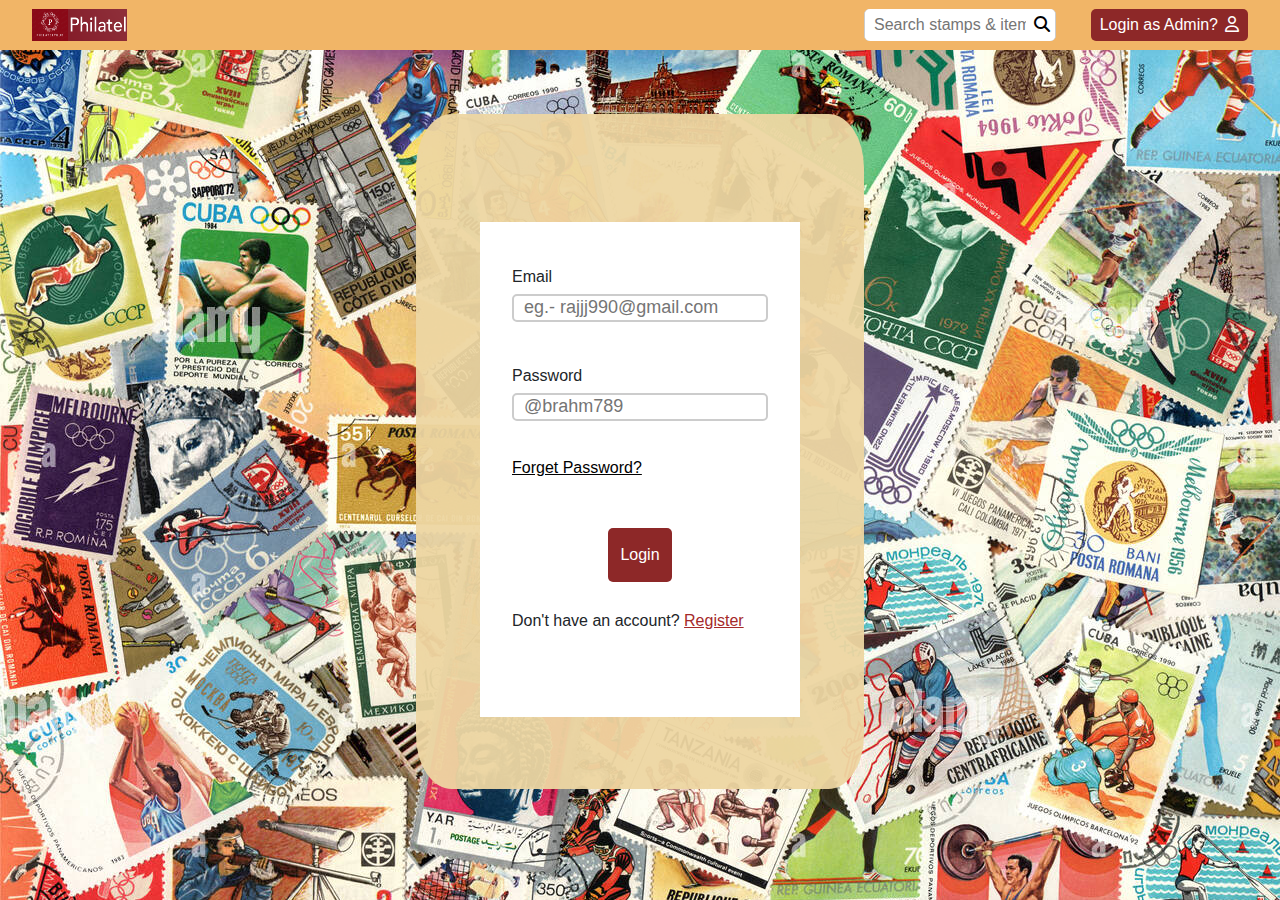
<file: index.html>
<!DOCTYPE html>
<html lang="en">
<head>
    <meta charset="UTF-8">
    <meta name="viewport" content="width=device-width, initial-scale=1.0">
    <title>Document</title>
    <link rel="stylesheet" href="styles.css">
    <link rel="stylesheet" href="https://cdnjs.cloudflare.com/ajax/libs/font-awesome/6.1.1/css/all.min.css" />
    <link rel="stylesheet" href="https://cdn.jsdelivr.net/npm/bootstrap@4.0.0/dist/css/bootstrap.min.css" integrity="sha384-Gn5384xqQ1aoWXA+058RXPxPg6fy4IWvTNh0E263XmFcJlSAwiGgFAW/dAiS6JXm" crossorigin="anonymous">
    <script src="https://code.jquery.com/jquery-3.2.1.slim.min.js" integrity="sha384-KJ3o2DKtIkvYIK3UENzmM7KCkRr/rE9/Qpg6aAZGJwFDMVNA/GpGFF93hXpG5KkN" crossorigin="anonymous"></script>
<script src="https://cdn.jsdelivr.net/npm/popper.js@1.12.9/dist/umd/popper.min.js" integrity="sha384-ApNbgh9B+Y1QKtv3Rn7W3mgPxhU9K/ScQsAP7hUibX39j7fakFPskvXusvfa0b4Q" crossorigin="anonymous"></script>
<script src="https://cdn.jsdelivr.net/npm/bootstrap@4.0.0/dist/js/bootstrap.min.js" integrity="sha384-JZR6Spejh4U02d8jOt6vLEHfe/JQGiRRSQQxSfFWpi1MquVdAyjUar5+76PVCmYl" crossorigin="anonymous"></script>

</head>
<body class="login-body">
    <nav style="display: flex;"><button class="LogoButton">
    </button>
    <form class="SearchForm">
      <input type="search" id="search-input" placeholder="  Search stamps & items">
      <button id="search-button"><i class="fas fa-search"></i></button>
    </form>
    <button class="ProfileButton" onclick="window.location.href='adminland.html'"><div>Login as Admin? <i class="fa-regular fa-user"></i></div>
  </button>
  </nav>
  <div class="login-box">
    <div class="login-details">
        <div class="mail-box"><h6>Email</h6>
        <input type="email" id="email-input" placeholder="eg.- rajjj990@gmail.com">
    </div>
    <div class="password-box"><h6>Password</h6>
        <input type="password" id="password-input" placeholder="@brahm789">
    </div>
    <div class="forgot-password" ><a href=""><p class="forgot-pass"><u>Forget Password?</u></p></a>
    </div>

    <button class="ProfileButton login-button" onclick="window.location.href='dashboard.html'"><div>Login</div> </button>
    <div class="forgot-password no-account" ><p >Don't have an account? <a href="" class="forgot-pass" style="color: brown;"><u> Register</u></p></a>
      
    </div>
  </div>
</body>
<script>

</script>
</html>
</file>
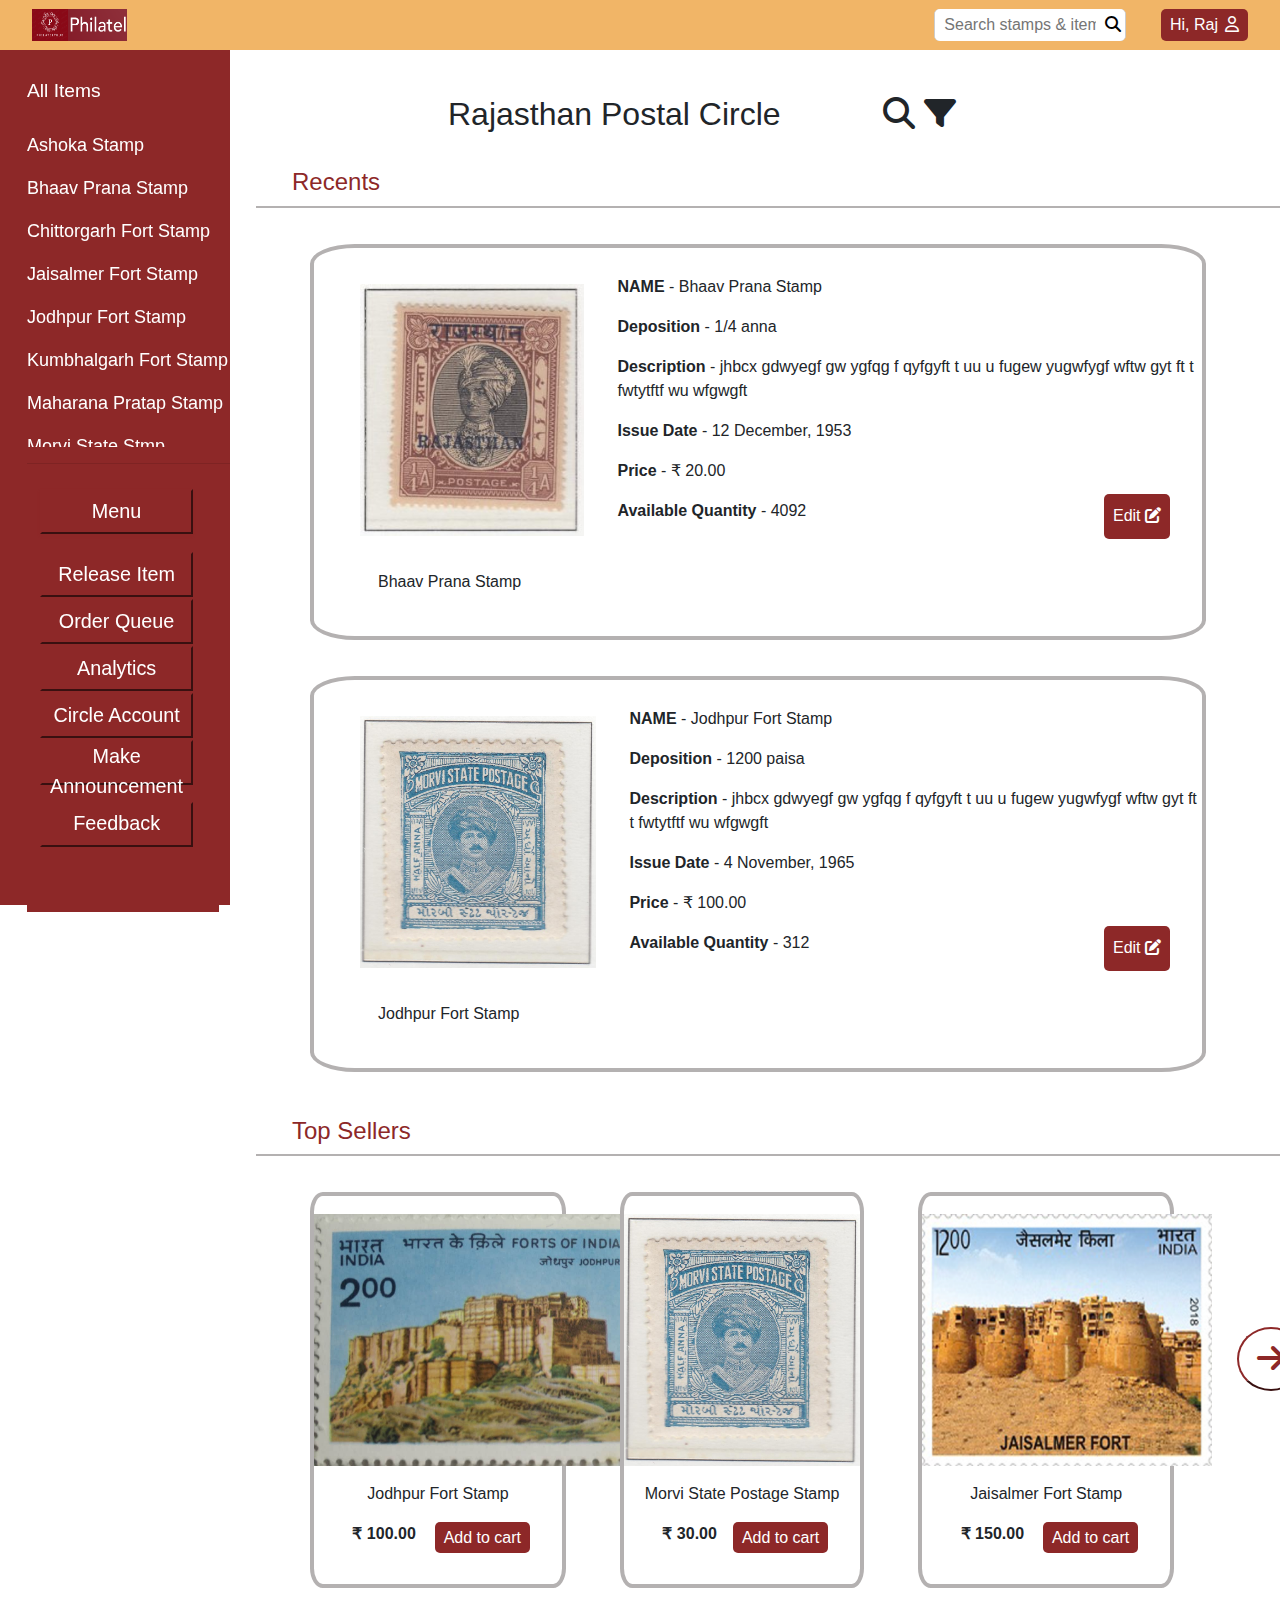
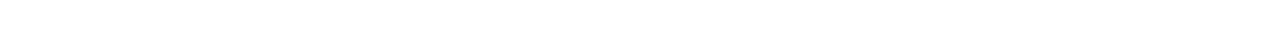
<file: adminland.html>
<!DOCTYPE html>
<html lang="en">
<head>
    <meta charset="UTF-8">
    <meta name="viewport" content="width=device-width, initial-scale=1.0">
    <title>Document</title>
    <link rel="stylesheet" href="styles.css">
    <link rel="stylesheet" href="https://cdnjs.cloudflare.com/ajax/libs/font-awesome/6.1.1/css/all.min.css" />
    <link rel="stylesheet" href="https://cdn.jsdelivr.net/npm/bootstrap@4.0.0/dist/css/bootstrap.min.css" integrity="sha384-Gn5384xqQ1aoWXA+058RXPxPg6fy4IWvTNh0E263XmFcJlSAwiGgFAW/dAiS6JXm" crossorigin="anonymous">
    <script src="https://code.jquery.com/jquery-3.2.1.slim.min.js" integrity="sha384-KJ3o2DKtIkvYIK3UENzmM7KCkRr/rE9/Qpg6aAZGJwFDMVNA/GpGFF93hXpG5KkN" crossorigin="anonymous"></script>
<script src="https://cdn.jsdelivr.net/npm/popper.js@1.12.9/dist/umd/popper.min.js" integrity="sha384-ApNbgh9B+Y1QKtv3Rn7W3mgPxhU9K/ScQsAP7hUibX39j7fakFPskvXusvfa0b4Q" crossorigin="anonymous"></script>
<script src="https://cdn.jsdelivr.net/npm/bootstrap@4.0.0/dist/js/bootstrap.min.js" integrity="sha384-JZR6Spejh4U02d8jOt6vLEHfe/JQGiRRSQQxSfFWpi1MquVdAyjUar5+76PVCmYl" crossorigin="anonymous"></script>

</head>
<body>
    <nav style="display: flex;"><button class="LogoButton" onclick="window.location.href='dashboard.html'">
    </button>
    <form class="SearchForm">
      <input type="search" id="search-input" placeholder="  Search stamps & items">
      <button id="search-button"><i class="fas fa-search"></i></button>
    </form>
    <button class="ProfileButton"><div>Hi, Raj <i class="fa-regular fa-user"></i></div>
  </button>
  </nav>
  <div class="buystamps-main">
  <div class="categories-box-admin">
    <div class="categories-text"> All Items </div>
    <div class="categories-box-text-admin">
    <a href="" style="color: white;"><p class="cat-text">Ashoka Stamp</p></a>
    <a href="" style="color: white;"><p class="cat-text">Bhaav Prana Stamp</p></a>
    <a href="" style="color: white;"><p class="cat-text">Chittorgarh Fort Stamp</p></a>
    <a href="" style="color: white;"><p class="cat-text">Jaisalmer Fort Stamp</p></a>
    <a href="" style="color: white;"><p class="cat-text">Jodhpur Fort Stamp</p></a>
    <a href="" style="color: white;"><p class="cat-text">Kumbhalgarh Fort Stamp</p></a>
    <a href="" style="color: white;"><p class="cat-text">Maharana Pratap Stamp</p></a>
    <a href="" style="color: white;"><p class="cat-text">Morvi State Stmp</p></a>
    <a href="" style="color: white;"><p class="cat-text">Laxmi Stamp</p></a>
    <a href="" style="color: white;"><p class="cat-text">Laxman Stamp</p></a>
    <a href="" style="color: white;"><p class="cat-text">Lakshdweep Stamp</p></a>
    <a href="" style="color: white;"><p class="cat-text">Tara Singh Stamp</p></a>
    <a href="" style="color: white;"><p class="cat-text">Tulsi Stamp</p></a>

</div >
<hr>
        <div class="main-menu" style="margin-top: 1vh;">
        <button class="MenuButtons MenuButton" style="margin-top: 1vh;">Menu</button>
        <button class="MenuButtons">Release Item</button>
        <button class="MenuButtons">Order Queue</button>

        <button class="MenuButtons">Analytics</button>
        <button class="MenuButtons">Circle Account</button>
        
        <button class="MenuButtons">Make Announcement</button>
        <button class="MenuButtons">Feedback</button>
        </div>
</div>
  <div class="buying-main">
    <div class="buying-header">
        <h2>Rajasthan Postal Circle</h2>
        <h2 style="margin-left: 8vw;"><i class="fas fa-search"></i>  <i class="fa-solid fa-filter"></i> </h2>
    </div>
    <div class="new-arrivals">
       <h4 class="new-arrivals-heading">Recents</h4>
       <hr class="hr-buy">
       
       <div class="new-arrivals-row">
        
        <div class="new-arrivals-row-box-admin" style="display: flex;">
          <div><img src="images/stampr2.png" alt="">
          <h6> Bhaav Prana Stamp </h6>
         
        </div>
          <div>
             <div class="stamp-info" style="margin-top: 3vh; margin-left: 4vw;">
                <p><b>NAME</b> - Bhaav Prana Stamp</p>
                <p><b>Deposition</b> - 1/4 anna</p>
                <p><b>Description</b> - jhbcx gdwyegf  gw ygfqg f    qyfgyft t uu u fugew    yugwfygf    wftw gyt ft  t fwtytftf wu  wfgwgft</p>
                <p><b>Issue Date</b> - 12 December, 1953</p>
                <p><b>Price</b> - ₹ 20.00</p> 
                <p><b>Available Quantity</b> - 4092</p>
            </div> 
             <button class="ProfileButton" style=" margin-left: auto; margin-right: 1.5w; margin-top: -5vh; height: 5vh;" id="cart-btn-2" ><div>Edit <i class="fa-solid fa-pen-to-square"></i></div>
             </button>
          </div>
          
        </div>
        
          
       </div>
       <div class="new-arrivals-row">
        
        <div class="new-arrivals-row-box-admin" style="display: flex;">
          <div><img src="images/stampr5.png" alt="">
          <h6> Jodhpur Fort Stamp </h6>
         
        </div>
          <div>
             <div class="stamp-info" style="margin-top: 3vh; margin-left: 4vw;">
                <p><b>NAME</b> - Jodhpur Fort Stamp</p>
                <p><b>Deposition</b> - 1200 paisa</p>
                <p><b>Description</b> - jhbcx gdwyegf  gw ygfqg f    qyfgyft t uu u fugew    yugwfygf    wftw gyt ft  t fwtytftf wu  wfgwgft</p>
                <p><b>Issue Date</b> - 4 November, 1965</p>
                <p><b>Price</b> - ₹ 100.00</p> 
                <p><b>Available Quantity</b> - 312</p>
            </div> 
             <button class="ProfileButton" style=" margin-left: auto; margin-right: 1.5w; margin-top: -5vh; height: 5vh;" id="cart-btn-2" ><div>Edit <i class="fa-solid fa-pen-to-square"></i></div>
             </button>
          </div>
          
        </div>
        
          
       </div>
    </div>
    <div class="new-arrivals" style="margin-top: 5vh;">
      <h4 class="new-arrivals-heading">Top Sellers</h4>
      <hr class="hr-buy">
      
      <div class="new-arrivals-row">
         <div class="new-arrivals-row-box">
          <img src="images/stampr4.png" alt="">
          <h6> Jodhpur Fort Stamp </h6>
         <div style="display: flex; margin-top: 2vh;"> <p style="margin-left: 3vw;"><b>₹ 100.00</b></p>
          <button class="ProfileButton" style=" margin-left: auto;
  margin-right: 1.5w; margin-top: 0;" id="cart-btn-4" onclick="cartbtnclicked(4)"><div>Add to cart <span id="counter-4"></span></div>
              </button>
         </div>
         </div>
         <div class="new-arrivals-row-box">
          <img src="images/stampr5.png" alt="">
          <h6> Morvi State Postage Stamp </h6>
          <div style="display: flex; margin-top: 2vh;"> <p style="margin-left: 3vw;"><b>₹ 30.00</b></p>
            <button class="ProfileButton" style=" margin-left: auto;
    margin-right: 1.5w; margin-top: 0;" id="cart-btn-5" onclick="cartbtnclicked(5)"><div>Add to cart <span id="counter-5"></span></div>
              </button>
           </div>
         </div>
         <div class="new-arrivals-row-box">
          <img src="images/stampr6.png" alt="">
          <h6> Jaisalmer Fort Stamp </h6>
          <div style="display: flex; margin-top: 2vh;"> <p style="margin-left: 3vw;"><b>₹ 150.00</b></p>
            <button class="ProfileButton" style=" margin-left: auto;
    margin-right: 1.5w; margin-top: 0;" id="cart-btn-6" onclick="cartbtnclicked(6)"><div>Add to cart <span id="counter-6"></span></div>
              </button>
           </div>
         </div>
         <div class="new-arrivals-row-box-next">
          <button style="background-color: white; border-radius: 50%; padding: 2vh; border-color: #8d2828;"> <i class="fa-solid fa-arrow-right fa-2xl" style="color: #8d2828;"></i> </button>
          </div>
      </div>
   </div>
  </div>
</div>
</body>
<script>
  let counters = {};

function cartbtnclicked(buttonId) {
  if (!counters[buttonId]) {
    counters[buttonId] = 0;
  }
  counters[buttonId]++;
  document.getElementById(`counter-${buttonId}`).innerHTML = `(${counters[buttonId]})`;
}
</script>
</html>
</file>
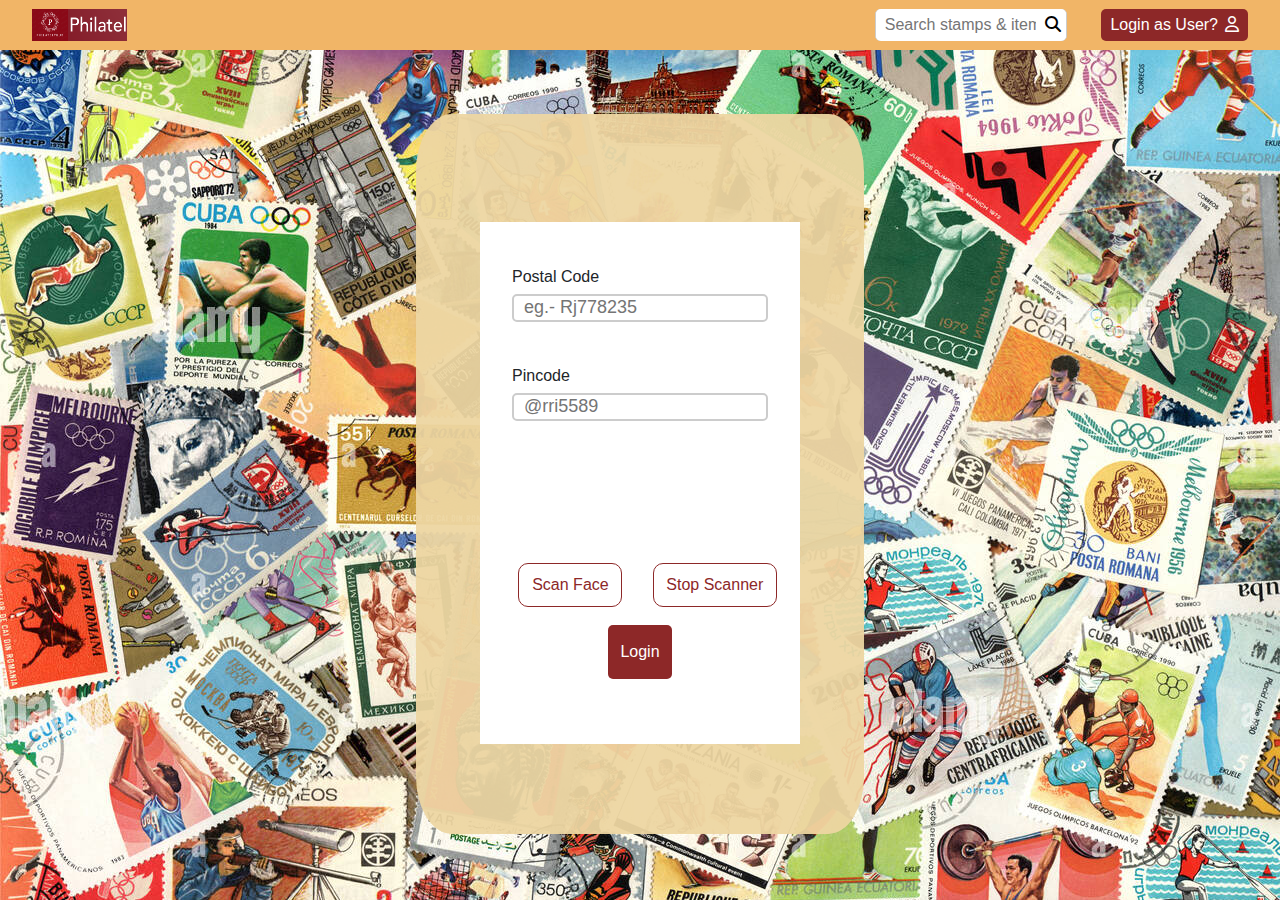
<file: adminlogin.html>
<!DOCTYPE html>
<html lang="en">
<head>
    <meta charset="UTF-8">
    <meta name="viewport" content="width=device-width, initial-scale=1.0">
    <title>Document</title>
    <link rel="stylesheet" href="styles.css">
    <link rel="stylesheet" href="https://cdnjs.cloudflare.com/ajax/libs/font-awesome/6.1.1/css/all.min.css" />
    <link rel="stylesheet" href="https://cdn.jsdelivr.net/npm/bootstrap@4.0.0/dist/css/bootstrap.min.css" integrity="sha384-Gn5384xqQ1aoWXA+058RXPxPg6fy4IWvTNh0E263XmFcJlSAwiGgFAW/dAiS6JXm" crossorigin="anonymous">
    <script src="https://code.jquery.com/jquery-3.2.1.slim.min.js" integrity="sha384-KJ3o2DKtIkvYIK3UENzmM7KCkRr/rE9/Qpg6aAZGJwFDMVNA/GpGFF93hXpG5KkN" crossorigin="anonymous"></script>
<script src="https://cdn.jsdelivr.net/npm/popper.js@1.12.9/dist/umd/popper.min.js" integrity="sha384-ApNbgh9B+Y1QKtv3Rn7W3mgPxhU9K/ScQsAP7hUibX39j7fakFPskvXusvfa0b4Q" crossorigin="anonymous"></script>
<script src="https://cdn.jsdelivr.net/npm/bootstrap@4.0.0/dist/js/bootstrap.min.js" integrity="sha384-JZR6Spejh4U02d8jOt6vLEHfe/JQGiRRSQQxSfFWpi1MquVdAyjUar5+76PVCmYl" crossorigin="anonymous"></script>

</head>
<body class="login-body">
    <nav style="display: flex;"><button class="LogoButton">
    </button>
    <form class="SearchForm">
      <input type="search" id="search-input" placeholder="  Search stamps & items">
      <button id="search-button"><i class="fas fa-search"></i></button>
    </form>
    <button class="ProfileButton"><div>Login as User? <i class="fa-regular fa-user"></i></div>
  </button>
  </nav>
  <div class="login-box" style="height: 80vh;">
    <div class="login-details" style="height: 58vh;">
        <div class="mail-box"><h6>Postal Code</h6>
        <input type="email" id="email-input" placeholder="eg.- Rj778235">
    </div>
    
    <div class="password-box"><h6>Pincode</h6>
        <input type="password" id="password-input" placeholder="@rri5589">
    </div>
    <video id="scanner-video" width="100px" height="100px" style="margin-left: 8vw;"></video>
    <canvas id="scanner-canvas" width="100px" height="100px"></canvas>
    <div class="scanner-controls">
        <button id="start-scanner-button" onclick="startScanner()" style="margin-left: 3vw; padding: 1vh 1vw;
        border: 0.1vh solid #8d2828;
       border-radius: 10px;
       background-color: white;
       color: #8d2828;
       cursor: pointer;
       margin-top: 0;
       margin-bottom: 2vh;">Scan Face</button>
        <button id="stop-scanner-button" onclick="stopScanner()" style="margin-left: 2vw;   padding: 1vh 1vw;
         border: 0.1vh solid #8d2828;
        border-radius: 10px;
        background-color: white;
        color: #8d2828;
        cursor: pointer;">Stop Scanner</button>
    </div>
    <button class="ProfileButton login-button" onclick="window.location.href='dashboard.html'" style=" margin-top: 0;
       margin-bottom: 0;"><div>Login</div> </button>
   
  </div>
</body>
<script>
 let scannerStream;
        let videoElement;
        let canvasElement;
        let ctx;
        let stampRecognitionModel;

        function startScanner() {
  // Request access to the camera
  navigator.mediaDevices.getUserMedia({ video: true })
    .then(stream => {
      scannerStream = stream;
      videoElement.srcObject = stream;
      videoElement.play();
      console.log('Camera started');

      // Call scanStamp() after 10 seconds
      setTimeout(scanStamp, 10000);
    })
    .catch(error => {
      console.error('Error accessing camera:', error);
    });
}
 // Initialize the video and canvas elements
 videoElement = document.getElementById('scanner-video');
        canvasElement = document.getElementById('scanner-canvas');
        ctx = canvasElement.getContext('2d');

</script>
</html>
</file>
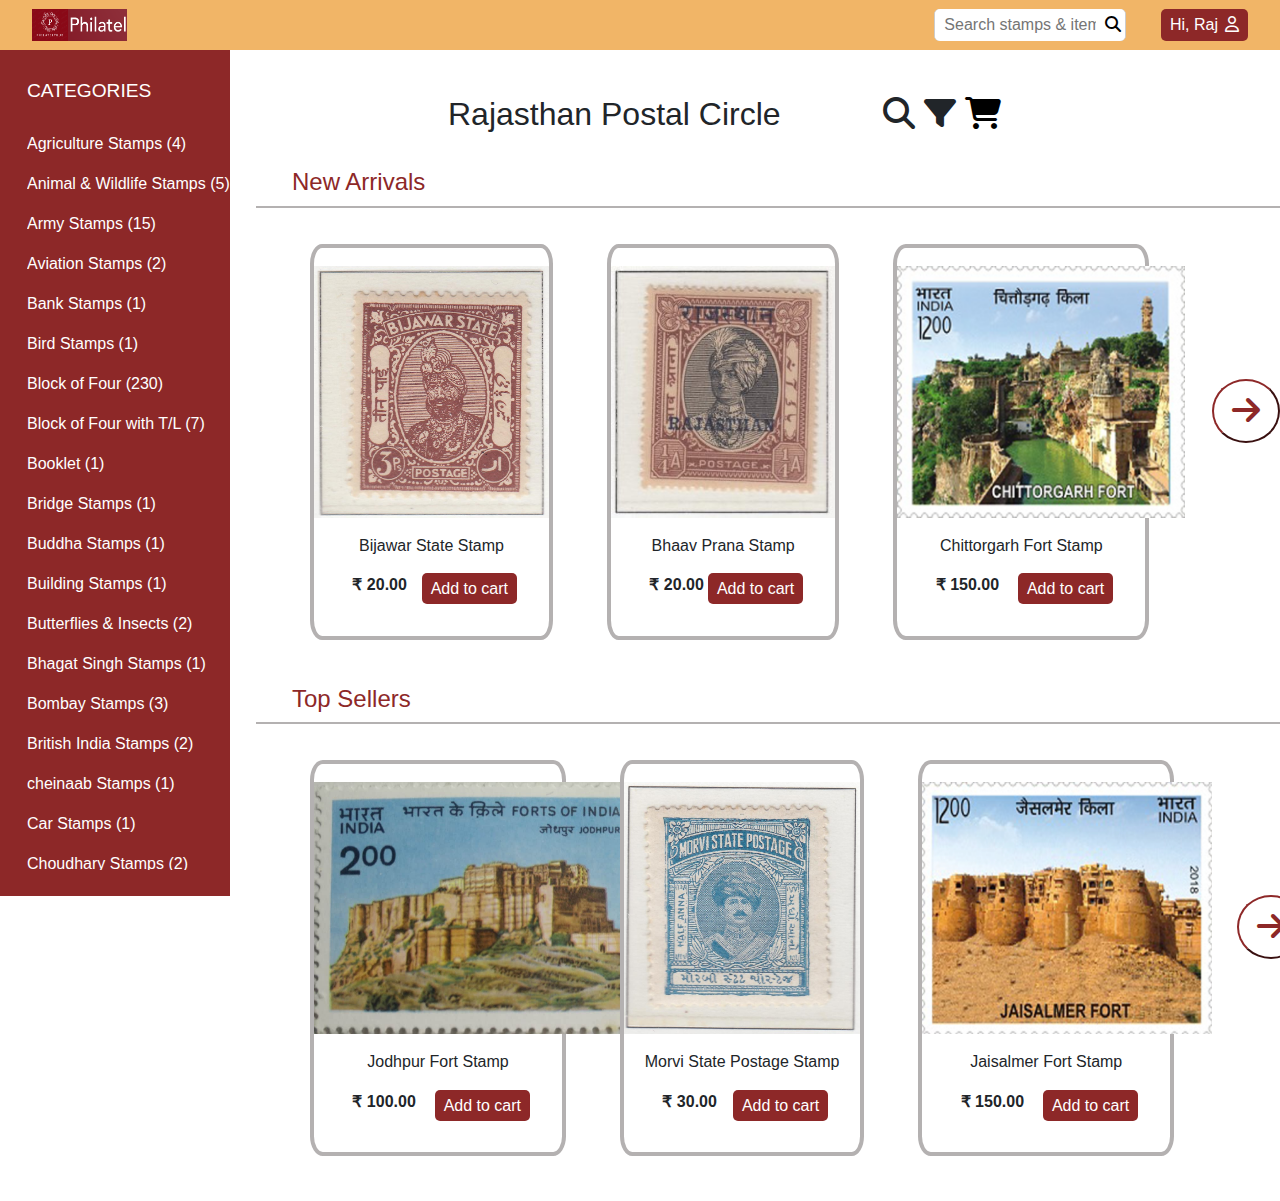
<file: buystamps.html>
<!DOCTYPE html>
<html lang="en">
<head>
    <meta charset="UTF-8">
    <meta name="viewport" content="width=device-width, initial-scale=1.0">
    <title>Document</title>
    <link rel="stylesheet" href="styles.css">
    <link rel="stylesheet" href="https://cdnjs.cloudflare.com/ajax/libs/font-awesome/6.1.1/css/all.min.css" />
    <link rel="stylesheet" href="https://cdn.jsdelivr.net/npm/bootstrap@4.0.0/dist/css/bootstrap.min.css" integrity="sha384-Gn5384xqQ1aoWXA+058RXPxPg6fy4IWvTNh0E263XmFcJlSAwiGgFAW/dAiS6JXm" crossorigin="anonymous">
    <script src="https://code.jquery.com/jquery-3.2.1.slim.min.js" integrity="sha384-KJ3o2DKtIkvYIK3UENzmM7KCkRr/rE9/Qpg6aAZGJwFDMVNA/GpGFF93hXpG5KkN" crossorigin="anonymous"></script>
<script src="https://cdn.jsdelivr.net/npm/popper.js@1.12.9/dist/umd/popper.min.js" integrity="sha384-ApNbgh9B+Y1QKtv3Rn7W3mgPxhU9K/ScQsAP7hUibX39j7fakFPskvXusvfa0b4Q" crossorigin="anonymous"></script>
<script src="https://cdn.jsdelivr.net/npm/bootstrap@4.0.0/dist/js/bootstrap.min.js" integrity="sha384-JZR6Spejh4U02d8jOt6vLEHfe/JQGiRRSQQxSfFWpi1MquVdAyjUar5+76PVCmYl" crossorigin="anonymous"></script>

</head>
<body>
    <nav style="display: flex;"><button class="LogoButton" onclick="window.location.href='dashboard.html'">
    </button>
    <form class="SearchForm">
      <input type="search" id="search-input" placeholder="  Search stamps & items">
      <button id="search-button"><i class="fas fa-search"></i></button>
    </form>
    <button class="ProfileButton"><div>Hi, Raj <i class="fa-regular fa-user"></i></div>
  </button>
  </nav>
  <div class="buystamps-main">
  <div class="categories-box">
    <div class="categories-text"> CATEGORIES </div>
    <div class="categories-box-text">
    <a href="" style="color: white;"><p class="cat-text">Agriculture Stamps (4)</p></a>
    <a href="" style="color: white;"><p class="cat-text">Animal & Wildlife Stamps (5)</p></a>
    <a href="" style="color: white;"><p class="cat-text">Army Stamps (15)</p></a>
    <a href="" style="color: white;"><p class="cat-text">Aviation Stamps (2)</p></a>
    <a href="" style="color: white;"><p class="cat-text">Bank Stamps (1)</p></a>
    <a href="" style="color: white;"><p class="cat-text">Bird Stamps (1)</p></a>
    <a href="" style="color: white;"><p class="cat-text">Block of Four (230)</p></a>
    <a href="" style="color: white;"><p class="cat-text">Block of Four with T/L (7)</p></a>
    <a href="" style="color: white;"><p class="cat-text">Booklet (1)</p></a>
    <a href="" style="color: white;"><p class="cat-text">Bridge Stamps (1)</p></a>
    <a href="" style="color: white;"><p class="cat-text">Buddha Stamps (1)</p></a>
    <a href="" style="color: white;"><p class="cat-text">Building Stamps (1)</p></a>
    <a href="" style="color: white;"><p class="cat-text">Butterflies & Insects (2)</p></a>
    <a href="" style="color: white;"><p class="cat-text">Bhagat Singh Stamps (1)</p></a>
    <a href="" style="color: white;"><p class="cat-text">Bombay Stamps (3)</p></a>
    <a href="" style="color: white;"><p class="cat-text">British India Stamps (2)</p></a>
    <a href="" style="color: white;"><p class="cat-text">cheinaab Stamps (1)</p></a>
    <a href="" style="color: white;"><p class="cat-text">Car Stamps (1)</p></a>
    <a href="" style="color: white;"><p class="cat-text">Choudhary Stamps (2)</p></a>
</div>
  </div>
  <div class="buying-main">
    <div class="buying-header">
        <h2>Rajasthan Postal Circle</h2>
        <h2 style="margin-left: 8vw;"><i class="fas fa-search"></i>  <i class="fa-solid fa-filter"></i> <a href="cart.html"> <i class="fa-solid fa-cart-shopping" style="color: initial;"></i> </a></h2>
    </div>
    <div class="new-arrivals">
       <h4 class="new-arrivals-heading">New Arrivals</h4>
       <hr class="hr-buy">
       
       <div class="new-arrivals-row">
        <div class="new-arrivals-row-box">
          <img src="images/stampr1.png" alt="">
          <h6> Bijawar State Stamp</h6>
          <div style="display: flex; margin-top: 2vh;"> 
            <p style="margin-left: 3vw;"><b>₹ 20.00</b></p>
            <button class="ProfileButton" style=" margin-left: auto; margin-right: 1.5w; margin-top: 0;" id="cart-btn-1" onclick="cartbtnclicked(1)"><div>Add to cart <span id="counter-1"></span></div>
            </button>
          </div>
        </div>
        <div class="new-arrivals-row-box">
          <img src="images/stampr2.png" alt="">
          <h6> Bhaav Prana Stamp </h6>
          <div style="display: flex; margin-top: 2vh;"> 
            <p style="margin-left: 3vw;"><b>₹ 20.00</b></p>
            <button class="ProfileButton" style=" margin-left: auto; margin-right: 1.5w; margin-top: 0;" id="cart-btn-2" onclick="cartbtnclicked(2)"><div>Add to cart <span id="counter-2"></span></div>
            </button>
          </div>
        </div>
          <div class="new-arrivals-row-box">
            <img src="images/stampr3.png" alt="">
            <h6> Chittorgarh Fort Stamp </h6>
            <div style="display: flex; margin-top: 2vh;"> <p style="margin-left: 3vw;"><b>₹ 150.00</b></p>
              <button class="ProfileButton" style=" margin-left: auto;
      margin-right: 1.5w; margin-top: 0;" id="cart-btn-3" onclick="cartbtnclicked(3)"><div>Add to cart <span id="counter-3"></span></div>
              </button>
             </div>
          </div>
          <div class="new-arrivals-row-box-next">
           <button style="background-color: white; border-radius: 50%; padding: 2vh; border-color: #8d2828;"> <i class="fa-solid fa-arrow-right fa-2xl" style="color: #8d2828;"></i> </button>
           </div>
       </div>
    </div>
    <div class="new-arrivals" style="margin-top: 5vh;">
      <h4 class="new-arrivals-heading">Top Sellers</h4>
      <hr class="hr-buy">
      
      <div class="new-arrivals-row">
         <div class="new-arrivals-row-box">
          <img src="images/stampr4.png" alt="">
          <h6> Jodhpur Fort Stamp </h6>
         <div style="display: flex; margin-top: 2vh;"> <p style="margin-left: 3vw;"><b>₹ 100.00</b></p>
          <button class="ProfileButton" style=" margin-left: auto;
  margin-right: 1.5w; margin-top: 0;" id="cart-btn-4" onclick="cartbtnclicked(4)"><div>Add to cart <span id="counter-4"></span></div>
              </button>
         </div>
         </div>
         <div class="new-arrivals-row-box">
          <img src="images/stampr5.png" alt="">
          <h6> Morvi State Postage Stamp </h6>
          <div style="display: flex; margin-top: 2vh;"> <p style="margin-left: 3vw;"><b>₹ 30.00</b></p>
            <button class="ProfileButton" style=" margin-left: auto;
    margin-right: 1.5w; margin-top: 0;" id="cart-btn-5" onclick="cartbtnclicked(5)"><div>Add to cart <span id="counter-5"></span></div>
              </button>
           </div>
         </div>
         <div class="new-arrivals-row-box">
          <img src="images/stampr6.png" alt="">
          <h6> Jaisalmer Fort Stamp </h6>
          <div style="display: flex; margin-top: 2vh;"> <p style="margin-left: 3vw;"><b>₹ 150.00</b></p>
            <button class="ProfileButton" style=" margin-left: auto;
    margin-right: 1.5w; margin-top: 0;" id="cart-btn-6" onclick="cartbtnclicked(6)"><div>Add to cart <span id="counter-6"></span></div>
              </button>
           </div>
         </div>
         <div class="new-arrivals-row-box-next">
          <button style="background-color: white; border-radius: 50%; padding: 2vh; border-color: #8d2828;"> <i class="fa-solid fa-arrow-right fa-2xl" style="color: #8d2828;"></i> </button>
          </div>
      </div>
   </div>
  </div>
</div>
</body>
<script>
  let counters = {};

function cartbtnclicked(buttonId) {
  if (!counters[buttonId]) {
    counters[buttonId] = 0;
  }
  counters[buttonId]++;
  document.getElementById(`counter-${buttonId}`).innerHTML = `(${counters[buttonId]})`;
}
</script>
</html>
</file>
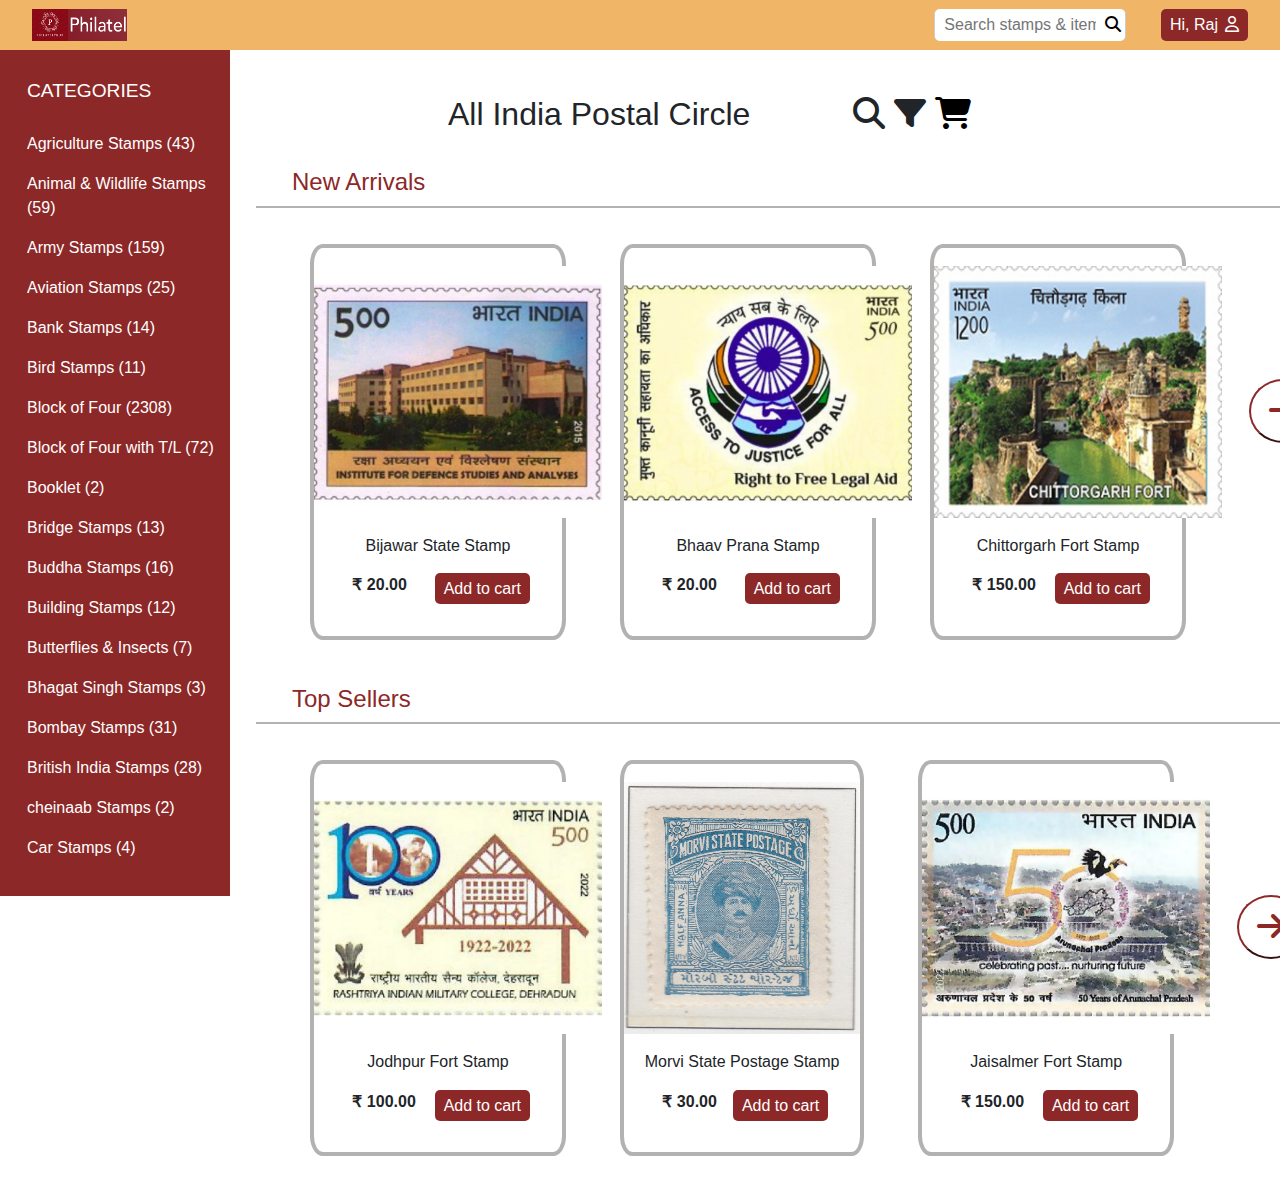
<file: buystampsall.html>
<!DOCTYPE html>
<html lang="en">
<head>
    <meta charset="UTF-8">
    <meta name="viewport" content="width=device-width, initial-scale=1.0">
    <title>Document</title>
    <link rel="stylesheet" href="styles.css">
    <link rel="stylesheet" href="https://cdnjs.cloudflare.com/ajax/libs/font-awesome/6.1.1/css/all.min.css" />
    <link rel="stylesheet" href="https://cdn.jsdelivr.net/npm/bootstrap@4.0.0/dist/css/bootstrap.min.css" integrity="sha384-Gn5384xqQ1aoWXA+058RXPxPg6fy4IWvTNh0E263XmFcJlSAwiGgFAW/dAiS6JXm" crossorigin="anonymous">
    <script src="https://code.jquery.com/jquery-3.2.1.slim.min.js" integrity="sha384-KJ3o2DKtIkvYIK3UENzmM7KCkRr/rE9/Qpg6aAZGJwFDMVNA/GpGFF93hXpG5KkN" crossorigin="anonymous"></script>
<script src="https://cdn.jsdelivr.net/npm/popper.js@1.12.9/dist/umd/popper.min.js" integrity="sha384-ApNbgh9B+Y1QKtv3Rn7W3mgPxhU9K/ScQsAP7hUibX39j7fakFPskvXusvfa0b4Q" crossorigin="anonymous"></script>
<script src="https://cdn.jsdelivr.net/npm/bootstrap@4.0.0/dist/js/bootstrap.min.js" integrity="sha384-JZR6Spejh4U02d8jOt6vLEHfe/JQGiRRSQQxSfFWpi1MquVdAyjUar5+76PVCmYl" crossorigin="anonymous"></script>

</head>
<body>
    <nav style="display: flex;"><button class="LogoButton" onclick="window.location.href='dashboard.html'">
    </button>
    <form class="SearchForm">
      <input type="search" id="search-input" placeholder="  Search stamps & items">
      <button id="search-button"><i class="fas fa-search"></i></button>
    </form>
    <button class="ProfileButton"><div>Hi, Raj <i class="fa-regular fa-user"></i></div>
  </button>
  </nav>
  <div class="buystamps-main">
  <div class="categories-box">
    <div class="categories-text"> CATEGORIES </div>
    <div class="categories-box-text">
    <a href="" style="color: white;"><p class="cat-text">Agriculture Stamps (43)</p></a>
    <a href="" style="color: white;"><p class="cat-text">Animal & Wildlife Stamps (59)</p></a>
    <a href="" style="color: white;"><p class="cat-text">Army Stamps (159)</p></a>
    <a href="" style="color: white;"><p class="cat-text">Aviation Stamps (25)</p></a>
    <a href="" style="color: white;"><p class="cat-text">Bank Stamps (14)</p></a>
    <a href="" style="color: white;"><p class="cat-text">Bird Stamps (11)</p></a>
    <a href="" style="color: white;"><p class="cat-text">Block of Four (2308)</p></a>
    <a href="" style="color: white;"><p class="cat-text">Block of Four with T/L (72)</p></a>
    <a href="" style="color: white;"><p class="cat-text">Booklet (2)</p></a>
    <a href="" style="color: white;"><p class="cat-text">Bridge Stamps (13)</p></a>
    <a href="" style="color: white;"><p class="cat-text">Buddha Stamps (16)</p></a>
    <a href="" style="color: white;"><p class="cat-text">Building Stamps (12)</p></a>
    <a href="" style="color: white;"><p class="cat-text">Butterflies & Insects (7)</p></a>
    <a href="" style="color: white;"><p class="cat-text">Bhagat Singh Stamps (3)</p></a>
    <a href="" style="color: white;"><p class="cat-text">Bombay Stamps (31)</p></a>
    <a href="" style="color: white;"><p class="cat-text">British India Stamps (28)</p></a>
    <a href="" style="color: white;"><p class="cat-text">cheinaab Stamps (2)</p></a>
    <a href="" style="color: white;"><p class="cat-text">Car Stamps (4)</p></a>
    <a href="" style="color: white;"><p class="cat-text">Choudhary Stamps (2)</p></a>
</div>
  </div>
  <div class="buying-main">
    <div class="buying-header">
        <h2>All India Postal Circle</h2>
        <h2 style="margin-left: 8vw;"><i class="fas fa-search"></i>  <i class="fa-solid fa-filter"></i>  <a href="cart.html"><i class="fa-solid fa-cart-shopping" style="color: initial;"></i></a></h2>
    </div>
    <div class="new-arrivals">
       <h4 class="new-arrivals-heading">New Arrivals</h4>
       <hr class="hr-buy">
       
       <div class="new-arrivals-row">
          <div class="new-arrivals-row-box">
            <img src="images/stampi1.png" alt="">
           <h6> Bijawar State Stamp</h6>
           <div style="display: flex; margin-top: 2vh;"> <p style="margin-left: 3vw;"><b>₹ 20.00</b></p>
            <button class="ProfileButton" style=" margin-left: auto;
    margin-right: 1.5w; margin-top: 0;"><div>Add to cart</div>
            </button>
           </div>
          </div>
          <div class="new-arrivals-row-box">
            <img src="images/stampi2.png" alt="">
            <h6> Bhaav Prana Stamp </h6>
            <div style="display: flex; margin-top: 2vh;"> <p style="margin-left: 3vw;"><b>₹ 20.00</b></p>
              <button class="ProfileButton" style=" margin-left: auto;
      margin-right: 1.5w; margin-top: 0;"><div>Add to cart</div>
              </button>
             </div>
          </div>
          <div class="new-arrivals-row-box">
            <img src="images/stampr3.png" alt="">
            <h6> Chittorgarh Fort Stamp </h6>
            <div style="display: flex; margin-top: 2vh;"> <p style="margin-left: 3vw;"><b>₹ 150.00</b></p>
              <button class="ProfileButton" style=" margin-left: auto;
      margin-right: 1.5w; margin-top: 0;"><div>Add to cart</div>
              </button>
             </div>
          </div>
          <div class="new-arrivals-row-box-next">
           <button style="background-color: white; border-radius: 50%; padding: 2vh; border-color: #8d2828;"> <i class="fa-solid fa-arrow-right fa-2xl" style="color: #8d2828;"></i> </button>
           </div>
       </div>
    </div>
    <div class="new-arrivals" style="margin-top: 5vh;">
      <h4 class="new-arrivals-heading">Top Sellers</h4>
      <hr class="hr-buy">
      
      <div class="new-arrivals-row">
         <div class="new-arrivals-row-box">
          <img src="images/stampi4.png" alt="">
          <h6> Jodhpur Fort Stamp </h6>
         <div style="display: flex; margin-top: 2vh;"> <p style="margin-left: 3vw;"><b>₹ 100.00</b></p>
          <button class="ProfileButton" style=" margin-left: auto;
  margin-right: 1.5w; margin-top: 0;"><div>Add to cart</div>
          </button>
         </div>
         </div>
         <div class="new-arrivals-row-box">
          <img src="images/stampr5.png" alt="">
          <h6> Morvi State Postage Stamp </h6>
          <div style="display: flex; margin-top: 2vh;"> <p style="margin-left: 3vw;"><b>₹ 30.00</b></p>
            <button class="ProfileButton" style=" margin-left: auto;
    margin-right: 1.5w; margin-top: 0;"><div>Add to cart</div>
            </button>
           </div>
         </div>
         <div class="new-arrivals-row-box">
          <img src="images/stampi6.png" alt="">
          <h6> Jaisalmer Fort Stamp </h6>
          <div style="display: flex; margin-top: 2vh;"> <p style="margin-left: 3vw;"><b>₹ 150.00</b></p>
            <button class="ProfileButton" style=" margin-left: auto;
    margin-right: 1.5w; margin-top: 0;"><div>Add to cart</div>
            </button>
           </div>
         </div>
         <div class="new-arrivals-row-box-next">
          <button style="background-color: white; border-radius: 50%; padding: 2vh; border-color: #8d2828;"> <i class="fa-solid fa-arrow-right fa-2xl" style="color: #8d2828;"></i> </button>
          </div>
      </div>
   </div>
  </div>
</div>
</body>
</html>
</file>
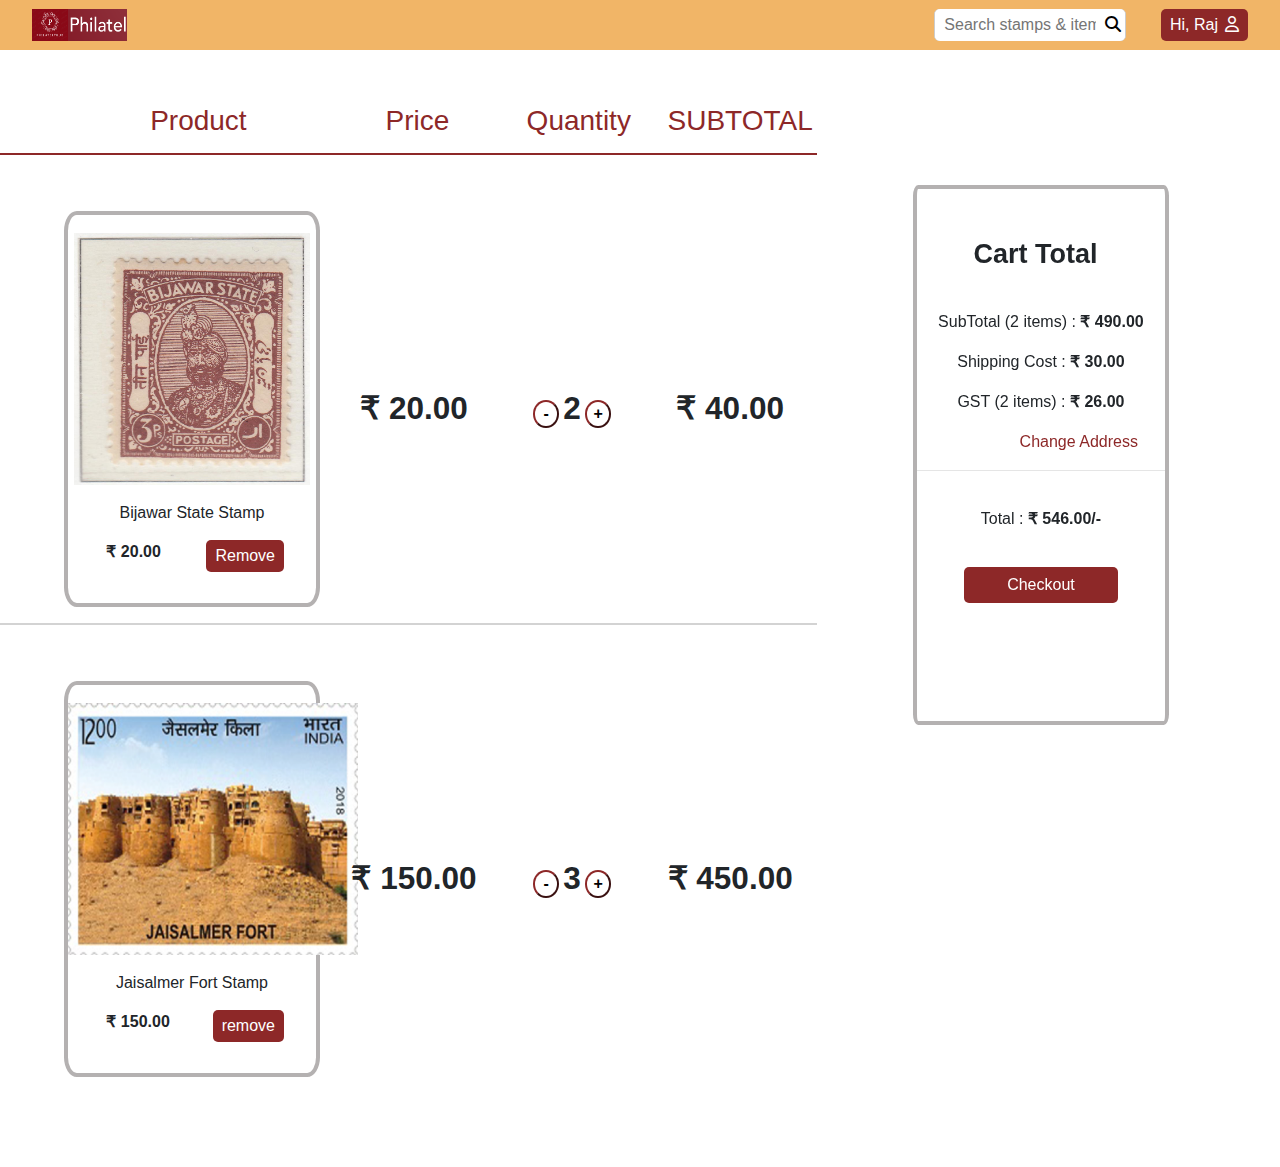
<file: cart.html>
<!DOCTYPE html>
<html lang="en">
<head>
    <meta charset="UTF-8">
    <meta name="viewport" content="width=device-width, initial-scale=1.0">
    <title>Document</title>
    <link rel="stylesheet" href="styles.css">
    
        <link rel="stylesheet" href="https://cdnjs.cloudflare.com/ajax/libs/font-awesome/6.1.1/css/all.min.css" />
        <link rel="stylesheet" href="https://cdn.jsdelivr.net/npm/bootstrap@4.0.0/dist/css/bootstrap.min.css" integrity="sha384-Gn5384xqQ1aoWXA+058RXPxPg6fy4IWvTNh0E263XmFcJlSAwiGgFAW/dAiS6JXm" crossorigin="anonymous">
        <script src="https://code.jquery.com/jquery-3.2.1.slim.min.js" integrity="sha384-KJ3o2DKtIkvYIK3UENzmM7KCkRr/rE9/Qpg6aAZGJwFDMVNA/GpGFF93hXpG5KkN" crossorigin="anonymous"></script>
<script src="https://cdn.jsdelivr.net/npm/popper.js@1.12.9/dist/umd/popper.min.js" integrity="sha384-ApNbgh9B+Y1QKtv3Rn7W3mgPxhU9K/ScQsAP7hUibX39j7fakFPskvXusvfa0b4Q" crossorigin="anonymous"></script>
<script src="https://cdn.jsdelivr.net/npm/bootstrap@4.0.0/dist/js/bootstrap.min.js" integrity="sha384-JZR6Spejh4U02d8jOt6vLEHfe/JQGiRRSQQxSfFWpi1MquVdAyjUar5+76PVCmYl" crossorigin="anonymous"></script>
     
</head>
<body>
    <nav style="display: flex;"><button class="LogoButton"  onclick="window.location.href='dashboard.html'">
    </button>
    <form class="SearchForm">
      <input type="search" id="search-input" placeholder="  Search stamps & items">
      <button id="search-button"><i class="fas fa-search"></i></button>
    </form>
    <button class="ProfileButton"><div>Hi, Raj <i class="fa-regular fa-user"></i></div>
  </button>
  </nav>
  <div class="cart-main">
    <div class="cart-items" style="padding-bottom: 10vh;">
     <h3 style="color: #8D2828;" class="cart-header "> <span class="cart-card-col">Product</span>
        <span>Price</span>
        <span>Quantity</span>
        <span>SUBTOTAL</span>
      </h3>
    <hr style="color: #8D2828; height: 2px; border-top: 2px solid #8d2828;">
    <div  class="cart-header cart-row"> <span class="cart-card-col">
      <div  class="new-arrivals-row-box">
        <img src="images/stampr1.png" alt="">
       <h6> Bijawar State Stamp</h6>
       <div style="display: flex; margin-top: 2vh;"> <p style="margin-left: 3vw;"><b>₹ 20.00</b></p>
        <button class="ProfileButton" style=" margin-left: auto;
margin-right: 1.5w; margin-top: 0;"><div>Remove</div>
        </button>
       </div>
      </div>
    </span>
      <span style="font-size: 3.5vh;"><b>₹ 20.00</b></span>
      <span ><div class="Quantity-button"><button style=" width: 2vw;background-color: white; border-radius: 50%;  border-color: #8d2828;"> <b>-</b> </button> <b style="font-size: 3.5vh;">2</b> <button style=" width: 2vw;background-color: white; border-radius: 50%;  border-color: #8d2828;"> <b>+</b> </button></div></span>
      <span style="font-size: 3.5vh;"><b>₹ 40.00</b></span>
    </h3>
    </div>
    <hr style=" height: 2px; border-top: 2px solid lightgray;">
    <div  class="cart-header cart-row"> <span class="cart-card-col">
      <div class="new-arrivals-row-box">
        <img src="images/stampr6.png" alt="">
        <h6> Jaisalmer Fort Stamp </h6>
        <div style="display: flex; margin-top: 2vh;"> <p style="margin-left: 3vw;"><b>₹ 150.00</b></p>
          <button class="ProfileButton" style=" margin-left: auto;
  margin-right: 1.5w; margin-top: 0;"><div>remove</div>
          </button>
         </div>
       </div>
    </span>
      <span style="font-size: 3.5vh;"><b>₹ 150.00</b></span>
      <span ><div class="Quantity-button"><button style=" width: 2vw;background-color: white; border-radius: 50%;  border-color: #8d2828;"> <b>-</b> </button> <b style="font-size: 3.5vh;">3</b> <button style=" width: 2vw;background-color: white; border-radius: 50%;  border-color: #8d2828;"> <b>+</b> </button></div></span>
      <span style="font-size: 3.5vh;"><b>₹ 450.00</b></span>
    </h3>
    </div>
    
  </div>
  <div class="cart-bill">
     <div class="bill-box">
       <span style=" display: block ;width: 15vh; margin: auto; margin-top: 5vh; font-size: 3vh;"><b>Cart Total</b></span>
       <p style="text-align: center; margin-top: 4vh;">SubTotal (2 items) : <b>₹ 490.00</b></p>
       <p style="text-align: center;"> Shipping Cost : <b>₹ 30.00</b></p>
       <p style="text-align: center;"> GST (2 items) : <b>₹ 26.00</b></p>
    
       <p style="text-align: right; color: #8D2828; margin-right: 3vh;">Change Address</p>
      <hr>
      <p style="text-align: center; margin-top: 4vh;"> Total : <b>₹ 546.00/-</b></p>
      <button class="ProfileButton" style="margin: auto; width: 12vw; margin-top: 4vh; height: 4vh;"><div>Checkout</div>
      </button>
      </div>
  </div>
</div>
</body>
</html>
</file>
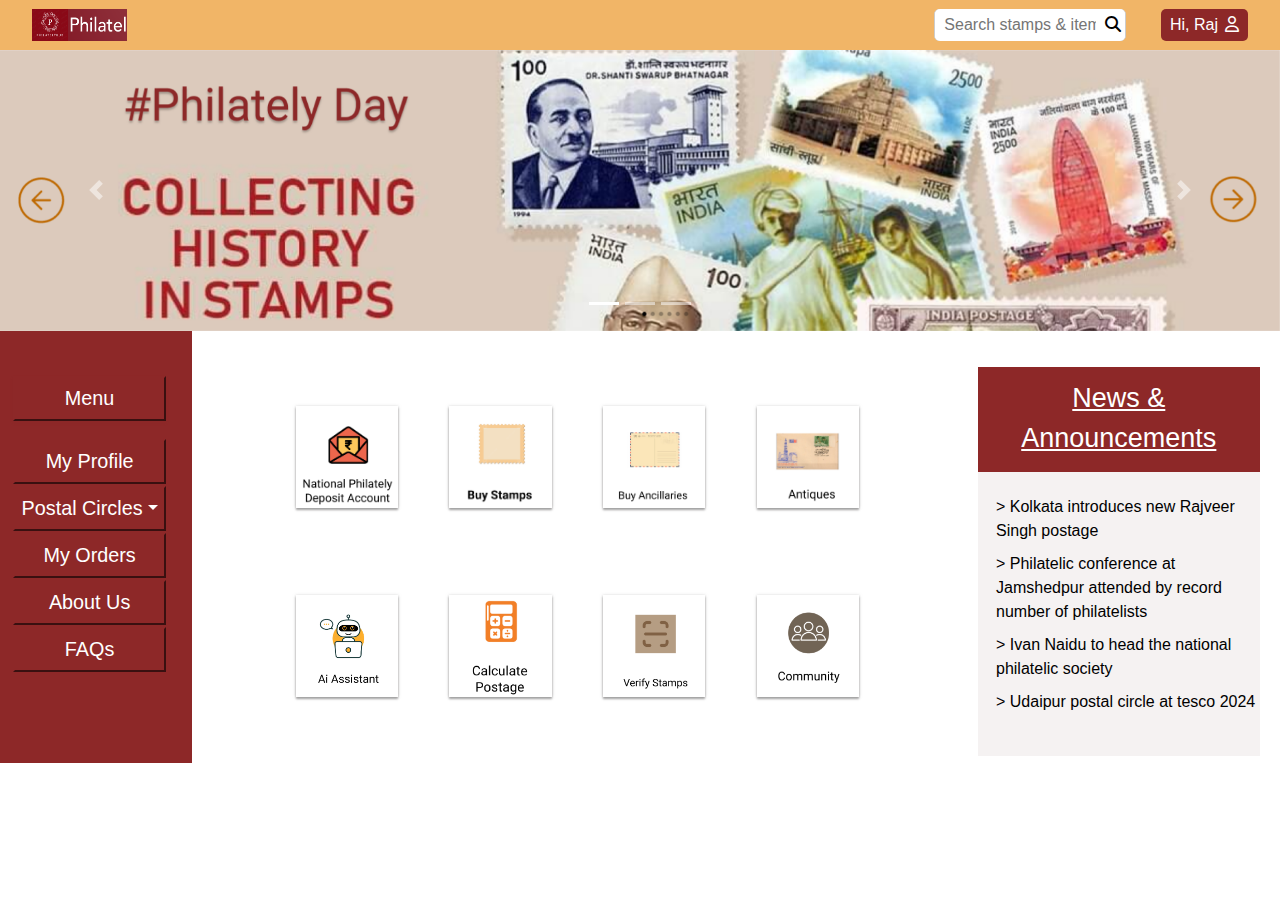
<file: dashboard.html>
<!DOCTYPE html>
<html lang="en">
<head>
    <meta charset="UTF-8">
    <meta name="viewport" content="width=device-width, initial-scale=1.0">
    <title>Document</title>
    <link rel="stylesheet" href="styles.css">
    <head>
        <link rel="stylesheet" href="https://cdnjs.cloudflare.com/ajax/libs/font-awesome/6.1.1/css/all.min.css" />
        <link rel="stylesheet" href="https://cdn.jsdelivr.net/npm/bootstrap@4.0.0/dist/css/bootstrap.min.css" integrity="sha384-Gn5384xqQ1aoWXA+058RXPxPg6fy4IWvTNh0E263XmFcJlSAwiGgFAW/dAiS6JXm" crossorigin="anonymous">
        <script src="https://code.jquery.com/jquery-3.2.1.slim.min.js" integrity="sha384-KJ3o2DKtIkvYIK3UENzmM7KCkRr/rE9/Qpg6aAZGJwFDMVNA/GpGFF93hXpG5KkN" crossorigin="anonymous"></script>
<script src="https://cdn.jsdelivr.net/npm/popper.js@1.12.9/dist/umd/popper.min.js" integrity="sha384-ApNbgh9B+Y1QKtv3Rn7W3mgPxhU9K/ScQsAP7hUibX39j7fakFPskvXusvfa0b4Q" crossorigin="anonymous"></script>
<script src="https://cdn.jsdelivr.net/npm/bootstrap@4.0.0/dist/js/bootstrap.min.js" integrity="sha384-JZR6Spejh4U02d8jOt6vLEHfe/JQGiRRSQQxSfFWpi1MquVdAyjUar5+76PVCmYl" crossorigin="anonymous"></script>
      </head>
</head>
<body>
    <nav style="display: flex;"><button class="LogoButton">
      </button>
      <form class="SearchForm">
        <input type="search" id="search-input" placeholder="  Search stamps & items">
        <button id="search-button"><i class="fas fa-search"></i></button>
      </form>
      <button class="ProfileButton"><div>Hi, Raj <i class="fa-regular fa-user"></i></div>
    </button>
    </nav>
    <div id="carouselExampleIndicators" class="carousel slide" data-ride="carousel"">
        <ol class="carousel-indicators">
          <li data-target="#carouselExampleIndicators" data-slide-to="0" class="active"></li>
          <li data-target="#carouselExampleIndicators" data-slide-to="1"></li>
          <li data-target="#carouselExampleIndicators" data-slide-to="2"></li>
        </ol>
        <div class="carousel-inner">
          <div class="carousel-item active">
            <img class="d-block w-100" src="images/carousal6.png" alt="First slide">
          </div>
          
          <div class="carousel-item">
            <img class="d-block w-100" src="images/carousal3.png" alt="Third slide">
          </div>
        </div>
        <a class="carousel-control-prev" href="#carouselExampleIndicators" role="button" data-slide="prev">
          <span class="carousel-control-prev-icon" aria-hidden="true"></span>
          <span class="sr-only">Previous</span>
        </a>
        <a class="carousel-control-next" href="#carouselExampleIndicators" role="button" data-slide="next">
          <span class="carousel-control-next-icon" aria-hidden="true"></span>
          <span class="sr-only">Next</span>
        </a>
      </div>
      <div class="lower-center">
      <div class="main-menu">
        <button class="MenuButtons MenuButton">Menu</button>
        <button class="MenuButtons">My Profile</button>
        <button class="MenuButtons dropdown-toggle" id="postal-circles-btn" data-toggle="dropdown">Postal Circles</button>
        <div class="dropdown-menu" id="postal-circles-list" style="background-color: #8d2828; color: white;">
          <ul>
            <ul><a href="delhi.html" style="color: white; margin-left: 1vw; margin-right: 1vw;">Andhra Pradesh</a></ul>
            <ul> <a href="mumbai.html" style="color: white; margin-left: 1vw; margin-right: 1vw;">Assam</a></ul>
            <ul> <a href="kolkata.html" style="color: white; margin-left: 1vw; margin-right: 1vw;">Bihar</a></ul>
             <ul><a href="chennai.html" style="color: white; margin-left: 1vw; margin-right: 1vw;">Chattisgarh</a></ul>
             <ul><a href="bangalore.html" style="color: white; margin-left: 1vw; margin-right: 1vw;">Delhi</a></ul>
             <ul><a href="delhi.html" style="color: white; margin-left: 1vw; margin-right: 1vw;">Gujrat</a></ul>
             <ul><a href="mumbai.html" style="color: white; margin-left: 1vw; margin-right: 1vw;">Haryana</a></ul>
             <ul><a href="kolkata.html" style="color: white; margin-left: 1vw; margin-right: 1vw;">	
              Himachal Pradesh</a></ul>
             <ul><a href="chennai.html" style="color: white; margin-left: 1vw; margin-right: 1vw;">Jammu & Kashmir</a></ul>
             <ul><a href="bangalore.html" style="color: white; margin-left: 1vw; margin-right: 1vw;">Jharkhand</a></ul>
             <ul><a href="delhi.html" style="color: white; margin-left: 1vw; margin-right: 1vw;">Karnataka</a></ul>
             <ul><a href="mumbai.html" style="color: white; margin-left: 1vw; margin-right: 1vw;">Kerala</a></ul>
             <ul><a href="kolkata.html" style="color: white; margin-left: 1vw; margin-right: 1vw;">Madhya Pradesh</a></ul>
             <ul><a href="chennai.html" style="color: white; margin-left: 1vw; margin-right: 1vw;">Maharashtra</a></ul>
             <ul><a href="bangalore.html" style="color: white; margin-left: 1vw; margin-right: 1vw;">Northeast</a></ul>
             <ul><a href="delhi.html" style="color: white; margin-left: 1vw; margin-right: 1vw;">Orissa</a></ul>
             <ul><a href="mumbai.html" style="color: white; margin-left: 1vw; margin-right: 1vw;">Punjab</a></ul>
             <ul><a href="buystamps.html" style="color: white; margin-left: 1vw; margin-right: 1vw;">Rajasthan</a></ul>
             <ul><a href="chennai.html" style="color: white; margin-left: 1vw; margin-right: 1vw;">Tamilnadu</a></ul>
             <ul><a href="bangalore.html" style="color: white; margin-left: 1vw; margin-right: 1vw;">Telangana</a></ul>
             <ul><a href="delhi.html" style="color: white; margin-left: 1vw; margin-right: 1vw;">Uttarakhand</a></ul>
             <ul><a href="mumbai.html" style="color: white; margin-left: 1vw; margin-right: 1vw;">Uttar Pradesh</a></ul>
             <ul><a href="kolkata.html" style="color: white; margin-left: 1vw; margin-right: 1vw;">West Bengal</a></ul>
             <ul><a href="chennai.html" style="color: white; margin-left: 1vw; margin-right: 1vw;">APS Circle</a></ul>
             
          </ul>
        </div>
        <button class="MenuButtons">My Orders</button>
        <button class="MenuButtons">About Us</button>
        <button class="MenuButtons">FAQs</button>
      </div>
      <div class="icon-menu">
        <div class="icon-row row-1">
            <a class="icons" href=""><img src="images/npda.png" alt="npda"></a>
            <a class="icons" href="buystampsall.html"><img src="images/stamp.png" alt=""></a>
            <a class="icons" href=""><img src="images/ancillaries.png" alt=""></a>
            <a class="icons" href=""><img src="images/antiques.png" alt=""></a>
        </div>
        <div class="icon-row row-2">
            <a class="icons" href=""><img src="images/Ai.png" alt="npda"></a>
            <a class="icons" href=""><img src="images/calculator.png" alt=""></a>
            <a class="icons" href="scanner.html"><img src="images/verify.png" alt=""></a>
            <a class="icons" href=""><img src="images/community.png" alt=""></a>
        </div>
      </div>
      <div class="news-block"><div><u>News & Announcements</u></div>
         <div class="News">
            <a href=""><p class="news-para">>  Kolkata introduces new Rajveer
                Singh postage</p></a>
               <a href=""><p class="news-para">>  Philatelic conference at Jamshedpur attended by record number of philatelists</p></a>
                    <a href=""><p class="news-para">>  Ivan Naidu to head the national philatelic society</p></a>
                        <a href=""><p class="news-para">>  Udaipur postal circle at tesco 
                            2024 </p></a>
         </div>
       </div>
     
    </div>
    
</body>
<script>
 document.getElementById('postal-circles-btn').addEventListener('click', function() {
  document.getElementById('postal-circles-list').classList.toggle('show');
});
</script>
</html>
</file>
<file: styles.css>
/* CSS reset */
* {
    margin: 0;
    padding: 0;
    box-sizing: border-box;
  }
  
  /* Your existing nav styles */
  nav {
    background: #F1B567;
    margin: 0px;
    padding: 0;
    border-radius: 0;
    height: 5.5vh;
    position: sticky;
    top: 0;
  }
  .LogoButton {
    border: none;
    margin-top: 1vh;
    margin-bottom: 0.8vh;
    margin-left: 2.5vw;
    background-image: url('images/MainLogo.png');
    background-size: 16vh 3.5vh;
    width: 7.4vw;
    height: 3.5vh;
  }
  .ProfileButton {
    border-radius: 5px;
    display: flex;
  justify-content: center;
  align-items: center;
    background-color: #8D2828;
    color: white;
    border: none;
    margin-top: 1vh;
    margin-bottom: 0.8vh;
    margin-left: 2.5vw;
    padding: 1vh;
    height: 3.5vh;
    margin-right: 2.5vw;
  }
  .SearchForm {
    margin-top: 1vh;
    margin-bottom: 0.8vh;
    margin-left: auto;
    margin-right: 0.2vw;
    display: flex;
    flex-direction: row;
    align-items: center;
    background-color: #f7f7f7;
    border: 1px solid #ccc;
    border-radius: 5px;
    width: 15vw;
    height: 3.5vh; /* adjust the width as needed */
  }
  
  #search-input {
    flex: 1;
    border: none;
    border-radius: 5px 0 0 5px;
    font-size: 16px;
    width: 12vw;
    height: 3.5vh; /* adjust the width as needed */
  }
  #search-button {
    background-color: white;
    color: black;
    border: none;
    border-radius: 0 5px 5px 0;
    font-size: 16px;
    cursor: pointer;
    width: 2vw;
    height: 3.5vh; /* adjust the width as needed */
  }
  #search-button:hover {
    background-color: #8D2828;
  }
  .ProfileButton div {
    text-align: center;
    line-height: 3.5vh; /* match the height of the button */
  }
  .ProfileButton .fa-regular {
    margin-left: 0.2vw; /* add space between the text and the icon */
  }
  .lower-center {
    display: flex;
  }
  .main-menu {
    background-color: #8D2828;
    width: 15vw;
    height: 48vh;
  }

  .MenuButtons {
    width: 12vw;
    height: 5vh;
    margin-left: 1vw;
    margin-bottom: 2px;
    background-color: #8D2828;
    border-color: #8D2828;
    font-size: 2.2vh; /* set font size to a percentage of the viewport width */
     /* match the height of the button */
    color: white;
  }

  .dropdown-list {
    display: none;
    position: absolute;
    
    
    background-color: #8D2828; /* same color as the menu section */
    border: 1px solid #8D2828;
    padding: 10px;
    z-index: 1;
  }
  .dropdown-list ul {
    list-style: none;
    padding: 0;
    margin: 0;
  }
  .dropdown-list li {
    padding: 10px;
    border-bottom: 1px solid #8D2828;
  }
  
  .dropdown-list li:hover {
    background-color: #F1B567;
  }
  
  .dropdown-list a {
    text-decoration: none;
    color: #fff;
  }
  
  #postal-circles-btn:hover + #postal-circles-list {
    display: block;
  }
    .MenuButton {
        margin-top: 5vh;
        margin-left: 1vw;
        margin-bottom: 2vh;
        box-shadow: 0px 2px 2px #8D2828;  /* added horizontal offset, vertical offset, and blur radius */
      } 
  

.icon-menu {
   background-color: white;
   width: 60vw;
   height: 42vh;
   margin-top: 3vh;
}
.news-block{
    margin-top: 4vh;
    margin-left: 2vh;
    margin-right: 2vh;
    padding-top: 1.2vh;
    background-color: #8D2828;
    width: 22vw;
    height: 38vh;
    text-align: center;
    font-size: 3vh;
    color: white;
}
.icon-row {
    padding-left: 2vw;
    height: 18vh;
    background-color: white;
    margin: 3vh;
    margin-top: 2vh;
    display: flex;
    align-items: center;
}
.icon-row img {
    
    height: 100%; /* Make the images take up the full height of the container */
    width: 8vw; /* Set a fixed width */ /* Automatically adjust the width to maintain the aspect ratio */
    box-shadow: 0 0.1px 3px rgba(152, 152, 152, 0.5), 0 0.1px 0.1px rgba(97, 96, 96, 0.1), 0 2px 2px rgba(75, 74, 74, 0.5); /* Add a box shadow with 3px blur radius at top, left, and right sides, and 5px at bottom side */
  }
.icons {
    margin-left: 4vw;
}
.News {
    margin-top: 1.5vh;
    background-color: #f5f2f2;
    width:  22vw;
    height: 31.5vh;;
    padding-top: 1.5vh;
}
.news-para{
    margin-top: 1vh;
    margin-bottom: 0;
    margin-left: 2vh;
    text-align: left;
    font-size: medium;
    color: initial;
}
/* login page css- */

.login-body{
  background-image: url('images/stampsbg.jpg');
}
  .login-box {
    border-radius: 8%;
    height: 75vh;
    width: 35vw;
    background-color: rgba(237, 214, 162, 0.9441);
    margin: auto;
    margin-top: 5%;
    padding-top: 12vh;
  }
  .login-details {
    height: 55vh;
    width: 25vw;
    background-color: white;
    margin: auto;
    padding-top: 5vh;
  }
  .mail-box {
    width: 20vw;
    height: 10vh;
    margin: auto;
  }
  .password-box {
    
   
    width: 20vw;
    height: 10vh;
    margin: auto;
    margin-top: 1vh;
  }
  .mail-box input[type="email"] {
    width: 20vw; /* adjust the width to your liking */
    border: 2px solid #ccc; /* change border width to 2px */
    border-radius: 5px; /* add a rounded corner to the border */
    color: #666; /* change font color to grey */
    text-indent: 10px;
    
  }
  .password-box input[type="password"] {
    width: 20vw; 
    border: 2px solid #ccc; /* change border width to 2px */
    border-radius: 5px; /* add a rounded corner to the border */
    color: #666; /* change font color to grey */
    text-indent: 10px;
  }
  .mail-box input[type="email"]::placeholder {
    font-size: 2vh; /* change font size of placeholder text to 18px */
  }
  .password-box input[type="password"]::placeholder {
    font-size: 2vh; /* change font size of placeholder text to 18px */
  }
  .forgot-pass {
    color: initial;
  }
  .forgot-password {
    width: 20vw;
    height: 3vh;
    margin: auto;
    
  }
 
  .login-button {
    margin: auto;
    margin-top: 5vh;
    width: 5vw;
    height: 6vh;
  }
  .no-account {
    margin-top: 3vh;
  }

  /* buystamps page css- */

  .buystamps-main {
   
    display: flex;
  }
  .categories-box {
    width: 20vw;
    background-color: #8D2828;
    color: white;
    font-size: larger;
    padding-top: 3vh;
    padding-left: 3vh;
    padding-bottom: 2vh;
    max-height: 94vh;
   /* adjust the max-height to your desired value */
    scrollbar-width: none; /* hide scrollbar in Firefox */
    -ms-overflow-style: none; /* hide scrollbar in IE and Edge */
    position: sticky;
    top: 5.5vh;
    right: 0;
  
  }
  .categories-box-admin {
    width: 20vw;
    background-color: #8D2828;
    color: white;
    font-size: larger;
    padding-top: 3vh;
    padding-left: 3vh;
    padding-bottom: 2vh;
    max-height: 95vh;
   /* adjust the max-height to your desired value */
    scrollbar-width: none; /* hide scrollbar in Firefox */
    -ms-overflow-style: none; /* hide scrollbar in IE and Edge */
    position: sticky;
    top: 5.5vh;
    right: 0;
  
  }
  .categories-box-text-admin{
    overflow-y: auto;
    max-height: 35vh; /* adjust the max-height to your desired value */
    scrollbar-width: none; /* hide scrollbar in Firefox */
    -ms-overflow-style: none; /* hide scrollbar in IE and Edge */
    font-size: 2vh;
  }
  .categories-box-text{
    overflow-y: auto;
    max-height: 82vh; /* adjust the max-height to your desired value */
    scrollbar-width: none; /* hide scrollbar in Firefox */
    -ms-overflow-style: none; /* hide scrollbar in IE and Edge */
  }
  .categories-box::-webkit-scrollbar {
    display: none; /* hide scrollbar in Chrome, Safari, and Opera */
  }
  .categories-text{
    margin-bottom: 3vh;
  }
  .categories-box-text {
    font-size: medium;
  }
  .cat-text {
    color: white;
  }
  
  .buying-main {
    padding-bottom: 5vh;
    width: 80vw;
   margin-left: 2vw;
  }
  .buying-header {
    width: 50vw;
    padding-top: 5vh;
    margin: auto;
    display: flex;
    margin-bottom: 3vh;
  }
  .new-arrivals-heading {
    
    margin-left: 4vh;
    color: #8D2828;
  }
  .hr-buy {
    border: 0.1vh solid rgb(180, 177, 177);   
    padding: 0;
    margin: 0;
    margin-top: 1vh;
  }
  .new-arrivals-row {
    margin-top: 4vh;
    display: flex;
    margin-left: 6vh;
  }
 .new-arrivals-row-box {
  height: 44vh;
  width: 20vw;
  margin-right: 6vh ;
  border: 0.5vh solid rgb(180, 177, 177);  ;
  border-radius: 5%;
  text-align: center;
  
 }
 .new-arrivals-row-box-admin {
  height: 44vh;
  width: 70vw;
  margin-right: 6vh ;
  border: 0.5vh solid rgb(180, 177, 177);  ;
  border-radius: 5%;
  padding-left: 5vw;
  
 }
 .new-arrivals-row-box-admin img {
  height: 28vh;
  display: block;
  margin: 4vh -2vh;

 }
 .new-arrivals-row-box-next{
  padding-left: 1vh;
  margin-top: 15vh;
 }
 .new-arrivals-row-box img {
  height: 28vh;
  display: block;
  margin: 2vh auto;

 }

 /* cart page styles */

 .cart-main {
  display: flex;
 }
 .cart-header{
  margin-top: 6vh;
  margin-left: 5vw;
 }
 

 .cart-header span {
  display: inline-block;
  width: 12vw;
  text-align: center;
}

.cart-header .cart-card-col{
  display: inline-block;
  width: 21vw;
  
}
.cart-bill {
  width: 35vw;
 
 
  position: sticky;
  top: 5.5vh;
  height: 94.5vh;

}
.cart-row span {
  display: inline-block;
  vertical-align: middle;
}
.bill-box {
  margin: auto;
  margin-top: 15vh;
  height: 60vh;
  width: 20vw;
  border: 0.5vh solid rgb(180, 177, 177);  ;
  border-radius: 2%;
}
</file>
